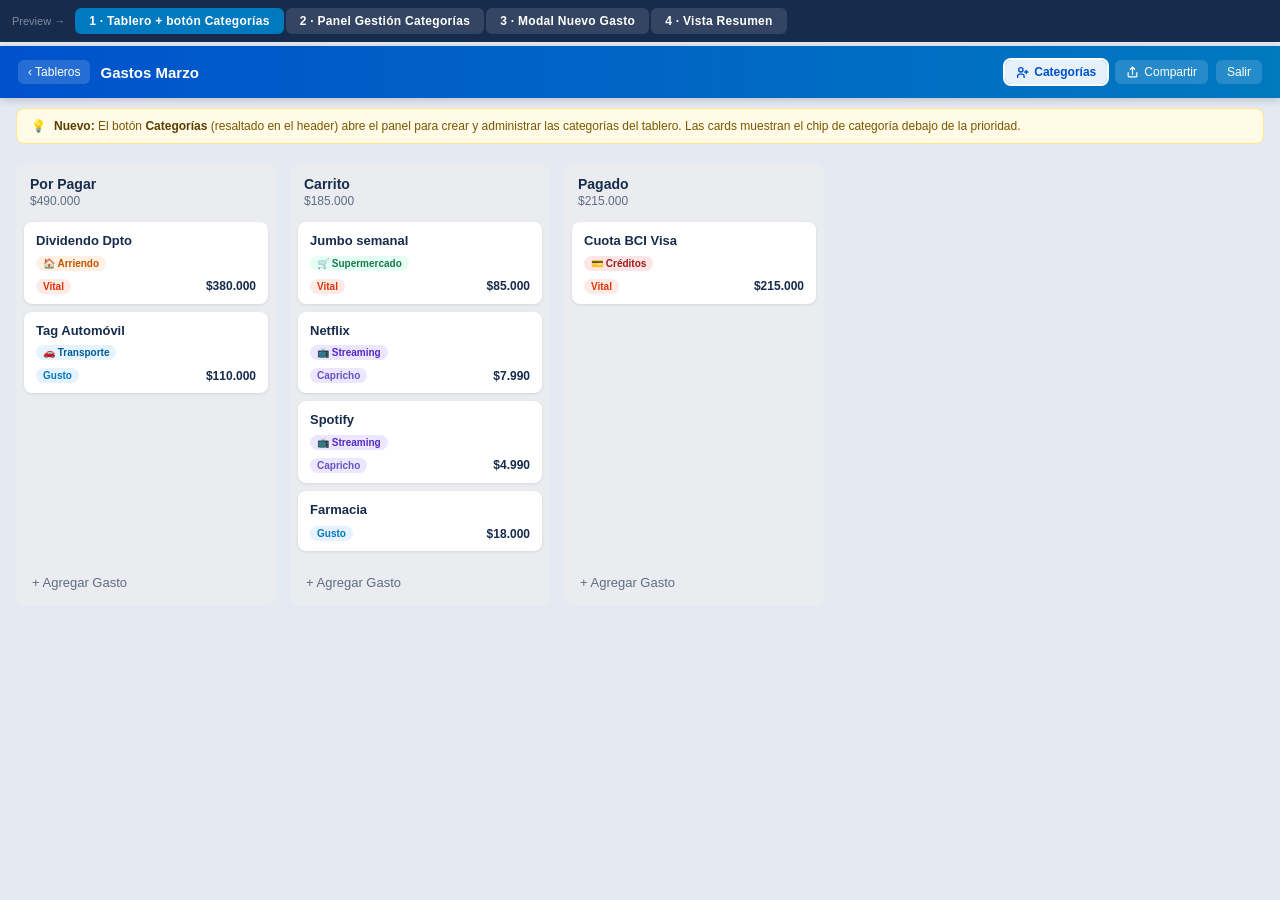
<file: preview-categorias.html>
<!DOCTYPE html>
<html lang="es">
<head>
<meta charset="UTF-8"/>
<meta name="viewport" content="width=device-width,initial-scale=1"/>
<title>Preview – Categorías por Tablero</title>
<style>
* { margin:0; padding:0; box-sizing:border-box; }
body { font-family:-apple-system,BlinkMacSystemFont,'Segoe UI',Roboto,sans-serif; background:#e4e9f2; color:#172b4d; min-height:100vh; }

/* ── NAV ESCENAS ── */
.scenes-nav {
  position:fixed; top:0; left:0; right:0; z-index:1000;
  background:#172b4d; display:flex; gap:2px; padding:8px 12px;
}
.scene-btn {
  padding:6px 14px; border-radius:6px; border:none; font-size:12px; font-weight:600;
  cursor:pointer; background:rgba(255,255,255,0.12); color:#fff; letter-spacing:.3px;
  transition:background .15s;
}
.scene-btn.active { background:#0079bf; }
.scene-btn:hover:not(.active) { background:rgba(255,255,255,0.2); }
.scenes-nav .label { color:rgba(255,255,255,0.45); font-size:11px; display:flex; align-items:center; margin-right:8px; white-space:nowrap; }

.scene { display:none; padding-top:46px; }
.scene.active { display:block; }

/* ── HEADER ── */
.header {
  background:linear-gradient(90deg,#0052cc,#0079bf);
  display:flex; align-items:center; justify-content:space-between;
  padding:0 18px; height:52px; box-shadow:0 2px 8px rgba(0,0,0,0.18);
}
.header-left { display:flex; align-items:center; gap:10px; }
.btn-back { background:rgba(255,255,255,0.15); border:none; color:#fff; border-radius:6px; padding:5px 10px; font-size:12px; cursor:pointer; display:flex; align-items:center; gap:4px; }
.header-board-name { color:#fff; font-weight:700; font-size:15px; }
.header-right { display:flex; align-items:center; gap:8px; }
.btn-header { background:rgba(255,255,255,0.15); border:none; color:#fff; border-radius:6px; padding:5px 11px; font-size:12px; cursor:pointer; display:flex; align-items:center; gap:5px; transition:background .15s; }
.btn-header:hover { background:rgba(255,255,255,0.28); }
.btn-header.highlighted { background:rgba(255,255,255,0.9); color:#0052cc; font-weight:700; box-shadow:0 0 0 2px #fff; }

/* ── BOARD LAYOUT ── */
.board-body { display:flex; gap:14px; padding:16px; overflow-x:auto; }
.column { background:#ebecf0; border-radius:10px; width:260px; flex-shrink:0; display:flex; flex-direction:column; max-height:calc(100vh - 140px); }
.column-header { padding:12px 14px 8px; }
.column-title { font-weight:700; font-size:14px; color:#172b4d; }
.column-total { font-size:12px; color:#5e6c84; margin-top:2px; }
.cards-list { padding:6px 8px; flex:1; overflow-y:auto; display:flex; flex-direction:column; gap:0; }
.card { background:#fff; border-radius:8px; padding:10px 12px 10px; margin-bottom:8px; box-shadow:0 1px 3px rgba(9,30,66,.1); }
.card-header { display:flex; justify-content:space-between; align-items:flex-start; }
.card-title { font-size:13px; font-weight:600; color:#172b4d; line-height:1.35; }
.card-footer { display:flex; align-items:center; justify-content:space-between; margin-top:8px; }
.priority-badge { font-size:10px; font-weight:700; padding:2px 7px; border-radius:10px; }
.vital { background:#ffebe6; color:#de350b; }
.gusto { background:#e6f2ff; color:#0079bf; }
.capricho { background:#ede6ff; color:#6554c0; }
.card-amount { font-size:12px; font-weight:700; color:#172b4d; }
.cat-chip { font-size:10px; font-weight:600; padding:2px 8px; border-radius:10px; margin-top:6px; display:inline-block; }
.add-card-btn { margin:4px 8px 10px; background:none; border:none; color:#5e6c84; font-size:13px; cursor:pointer; padding:6px 8px; border-radius:6px; text-align:left; transition:background .15s; }
.add-card-btn:hover { background:rgba(9,30,66,.06); color:#172b4d; }

/* ── PANEL CATEGORÍAS ── */
.panel-overlay { position:fixed; inset:0; background:rgba(9,30,66,.45); z-index:200; display:none; }
.panel-overlay.open { display:block; }
.cat-panel {
  position:fixed; top:0; right:0; bottom:0; width:320px; background:#fff;
  box-shadow:-4px 0 24px rgba(9,30,66,.2); z-index:201; display:flex; flex-direction:column;
  transform:translateX(100%); transition:transform .22s ease;
}
.cat-panel.open { transform:translateX(0); }
.cat-panel-header { padding:18px 20px 14px; border-bottom:1px solid #ebecf0; display:flex; align-items:center; justify-content:space-between; }
.cat-panel-header h3 { font-size:15px; font-weight:700; }
.cat-panel-header .sub { font-size:12px; color:#5e6c84; margin-top:2px; }
.btn-close-panel { background:none; border:none; font-size:20px; cursor:pointer; color:#5e6c84; line-height:1; padding:2px 6px; border-radius:4px; }
.btn-close-panel:hover { background:#ebecf0; }
.cat-list { flex:1; overflow-y:auto; padding:12px 16px; display:flex; flex-direction:column; gap:8px; }
.cat-item { display:flex; align-items:center; gap:10px; padding:10px 12px; background:#f4f5f7; border-radius:8px; }
.cat-dot { width:14px; height:14px; border-radius:50%; flex-shrink:0; }
.cat-item-name { flex:1; font-size:13px; font-weight:600; }
.cat-item-count { font-size:11px; color:#5e6c84; }
.cat-item-actions { display:flex; gap:4px; }
.btn-cat-action { background:none; border:none; font-size:13px; cursor:pointer; padding:3px 6px; border-radius:4px; color:#5e6c84; }
.btn-cat-action:hover { background:#dfe1e6; color:#172b4d; }
.cat-form { padding:14px 16px; border-top:1px solid #ebecf0; }
.cat-form label { font-size:12px; font-weight:600; color:#5e6c84; display:block; margin-bottom:5px; text-transform:uppercase; letter-spacing:.4px; }
.cat-form-row { display:flex; gap:8px; align-items:center; margin-bottom:10px; }
.cat-form input[type=text] { flex:1; padding:8px 10px; border:2px solid #dfe1e6; border-radius:6px; font-size:13px; color:#172b4d; outline:none; transition:border-color .15s; }
.cat-form input[type=text]:focus { border-color:#0079bf; }
.color-swatches { display:flex; gap:6px; flex-wrap:wrap; margin-bottom:12px; }
.swatch { width:22px; height:22px; border-radius:50%; cursor:pointer; border:2px solid transparent; transition:transform .1s; }
.swatch:hover { transform:scale(1.2); }
.swatch.selected { border-color:#172b4d; box-shadow:0 0 0 2px #fff inset; }
.btn-add-cat { width:100%; padding:9px; background:#0079bf; color:#fff; border:none; border-radius:7px; font-size:13px; font-weight:700; cursor:pointer; transition:background .15s; }
.btn-add-cat:hover { background:#0052cc; }

/* ── MODAL GASTO ── */
.modal-overlay { position:fixed; inset:0; background:rgba(9,30,66,.55); z-index:300; display:flex; align-items:center; justify-content:center; }
.modal { background:#fff; border-radius:12px; padding:28px 28px 24px; width:380px; box-shadow:0 8px 32px rgba(9,30,66,.22); }
.modal h2 { font-size:17px; font-weight:700; margin-bottom:20px; }
.form-group { margin-bottom:14px; }
.form-group label { font-size:12px; font-weight:600; color:#5e6c84; display:block; margin-bottom:5px; text-transform:uppercase; letter-spacing:.3px; }
.form-group input, .form-group select { width:100%; padding:9px 12px; border:2px solid #dfe1e6; border-radius:7px; font-size:14px; color:#172b4d; outline:none; background:#fff; transition:border-color .15s; }
.form-group input:focus, .form-group select:focus { border-color:#0079bf; }
.form-row { display:flex; gap:12px; }
.form-row .form-group { flex:1; }
.modal-actions { display:flex; gap:8px; margin-top:20px; }
.btn-add { flex:1; padding:10px; background:#0079bf; color:#fff; border:none; border-radius:7px; font-weight:700; font-size:14px; cursor:pointer; }
.btn-cancel { padding:10px 16px; background:#f4f5f7; color:#5e6c84; border:none; border-radius:7px; font-size:14px; cursor:pointer; font-weight:600; }
.cat-select-option { display:flex; align-items:center; gap:6px; }
select.with-dot { padding-left:10px; }
.new-cat-hint { font-size:11px; color:#0079bf; margin-top:4px; cursor:pointer; }
.new-cat-hint:hover { text-decoration:underline; }

/* ── RESUMEN ── */
.summary-wrap { padding:20px; max-width:960px; margin:0 auto; display:flex; flex-direction:column; gap:16px; }
.sum-card { background:#fff; border-radius:12px; padding:20px 22px; box-shadow:0 1px 4px rgba(9,30,66,.1); }
.sum-card-title { font-size:13px; font-weight:700; color:#5e6c84; text-transform:uppercase; letter-spacing:.5px; margin-bottom:16px; }

/* columnas */
.sum-cols { display:flex; gap:12px; }
.sum-col-card { flex:1; border-radius:8px; padding:12px 14px; }
.sum-col-name { font-size:11px; font-weight:700; text-transform:uppercase; letter-spacing:.4px; margin-bottom:4px; }
.sum-col-total { font-size:18px; font-weight:800; color:#172b4d; }
.sum-col-count { font-size:11px; color:#5e6c84; margin-top:2px; }

/* prioridad */
.pri-row { display:flex; align-items:center; gap:10px; margin-bottom:10px; }
.pri-dot { width:10px; height:10px; border-radius:50%; flex-shrink:0; }
.pri-label { font-size:12px; font-weight:600; width:68px; }
.pri-track { flex:1; height:8px; background:#ebecf0; border-radius:4px; overflow:hidden; }
.pri-fill { height:100%; border-radius:4px; transition:width .4s; }
.pri-val { font-size:12px; font-weight:700; width:34px; text-align:right; color:#5e6c84; }

/* ★ CATEGORÍAS en resumen ── nueva sección */
.cat-rows { display:flex; flex-direction:column; gap:10px; }
.cat-row { display:flex; align-items:center; gap:10px; }
.cat-row-dot { width:10px; height:10px; border-radius:50%; flex-shrink:0; }
.cat-row-name { font-size:13px; font-weight:600; width:130px; white-space:nowrap; overflow:hidden; text-overflow:ellipsis; }
.cat-row-track { flex:1; height:10px; background:#ebecf0; border-radius:5px; overflow:hidden; position:relative; }
.cat-row-fill { height:100%; border-radius:5px; transition:width .5s cubic-bezier(.4,0,.2,1); }
.cat-row-right { text-align:right; min-width:100px; }
.cat-row-pct { font-size:13px; font-weight:800; color:#172b4d; }
.cat-row-monto { font-size:11px; color:#5e6c84; }
.cat-none-row .cat-row-dot { background:#dfe1e6; }
.cat-none-row .cat-row-name { color:#5e6c84; font-style:italic; }

/* budget en resumen */
.budget-bar-wrap { cursor:default; }
.budget-bar-label-row { display:flex; justify-content:space-between; margin-bottom:6px; font-size:12px; color:#5e6c84; }
.budget-bar-track { height:10px; background:#ebecf0; border-radius:5px; overflow:hidden; margin-bottom:6px; }
.budget-bar-fill { height:100%; border-radius:5px; }
.budget-meta { display:flex; justify-content:space-between; font-size:12px; }
.budget-remaining { font-weight:700; }

/* ── TOOLTIPS / CALLOUTS ── */
.callout {
  background:#fffbe6; border:1.5px solid #ffe58f; border-radius:8px;
  padding:10px 14px; font-size:12px; color:#7a5700; display:flex; gap:8px; align-items:flex-start;
  margin-bottom:4px;
}
.callout b { color:#5a3e00; }

/* tag en card del tablero */
.card-cat-tag {
  display:inline-flex; align-items:center; gap:4px; font-size:10px; font-weight:700;
  padding:2px 7px; border-radius:10px; margin-top:6px;
}
</style>
</head>
<body>

<!-- NAV ESCENAS -->
<nav class="scenes-nav">
  <span class="label">Preview →</span>
  <button class="scene-btn active" onclick="show('s1',this)">1 · Tablero + botón Categorías</button>
  <button class="scene-btn" onclick="show('s2',this)">2 · Panel Gestión Categorías</button>
  <button class="scene-btn" onclick="show('s3',this)">3 · Modal Nuevo Gasto</button>
  <button class="scene-btn" onclick="show('s4',this)">4 · Vista Resumen</button>
</nav>

<!-- ══════════════════════════════════════════
     ESCENA 1 – Board con botón Categorías
══════════════════════════════════════════ -->
<div class="scene active" id="s1">
  <div class="header">
    <div class="header-left">
      <button class="btn-back">‹ Tableros</button>
      <span class="header-board-name">Gastos Marzo</span>
    </div>
    <div class="header-right">
      <!-- botón nuevo -->
      <button class="btn-header highlighted" onclick="show('s2',document.querySelectorAll('.scene-btn')[1])">
        <svg width="13" height="13" viewBox="0 0 24 24" fill="none" stroke="currentColor" stroke-width="2.5" stroke-linecap="round" stroke-linejoin="round"><circle cx="9" cy="7" r="4"/><path d="M3 21v-2a4 4 0 0 1 4-4h4a4 4 0 0 1 4 4v2"/><line x1="19" y1="8" x2="19" y2="14"/><line x1="22" y1="11" x2="16" y2="11"/></svg>
        Categorías
      </button>
      <button class="btn-header">
        <svg width="13" height="13" viewBox="0 0 24 24" fill="none" stroke="currentColor" stroke-width="2.2" stroke-linecap="round" stroke-linejoin="round"><path d="M4 12v7a1 1 0 0 0 1 1h14a1 1 0 0 0 1-1v-7"/><polyline points="16 6 12 2 8 6"/><line x1="12" y1="2" x2="12" y2="15"/></svg>
        Compartir
      </button>
      <button class="btn-header">Salir</button>
    </div>
  </div>

  <div style="padding:10px 16px 0;">
    <div class="callout">
      <span>💡</span>
      <span><b>Nuevo:</b> El botón <b>Categorías</b> (resaltado en el header) abre el panel para crear y administrar las categorías del tablero. Las cards muestran el chip de categoría debajo de la prioridad.</span>
    </div>
  </div>

  <div class="board-body">
    <!-- Col: Por Pagar -->
    <div class="column">
      <div class="column-header">
        <div class="column-title">Por Pagar</div>
        <div class="column-total">$490.000</div>
      </div>
      <div class="cards-list">
        <div class="card">
          <div class="card-header"><div class="card-title">Dividendo Dpto</div></div>
          <div class="card-cat-tag" style="background:#fff0e6;color:#bf5600;">🏠 Arriendo</div>
          <div class="card-footer">
            <span class="priority-badge vital">Vital</span>
            <span class="card-amount">$380.000</span>
          </div>
        </div>
        <div class="card">
          <div class="card-header"><div class="card-title">Tag Automóvil</div></div>
          <div class="card-cat-tag" style="background:#e6f4ff;color:#005b99;">🚗 Transporte</div>
          <div class="card-footer">
            <span class="priority-badge gusto">Gusto</span>
            <span class="card-amount">$110.000</span>
          </div>
        </div>
      </div>
      <button class="add-card-btn">+ Agregar Gasto</button>
    </div>

    <!-- Col: Carrito -->
    <div class="column">
      <div class="column-header">
        <div class="column-title">Carrito</div>
        <div class="column-total">$185.000</div>
      </div>
      <div class="cards-list">
        <div class="card">
          <div class="card-header"><div class="card-title">Jumbo semanal</div></div>
          <div class="card-cat-tag" style="background:#e6fff5;color:#1a7a4a;">🛒 Supermercado</div>
          <div class="card-footer">
            <span class="priority-badge vital">Vital</span>
            <span class="card-amount">$85.000</span>
          </div>
        </div>
        <div class="card">
          <div class="card-header"><div class="card-title">Netflix</div></div>
          <div class="card-cat-tag" style="background:#ede6ff;color:#5229c4;">📺 Streaming</div>
          <div class="card-footer">
            <span class="priority-badge capricho">Capricho</span>
            <span class="card-amount">$7.990</span>
          </div>
        </div>
        <div class="card">
          <div class="card-header"><div class="card-title">Spotify</div></div>
          <div class="card-cat-tag" style="background:#ede6ff;color:#5229c4;">📺 Streaming</div>
          <div class="card-footer">
            <span class="priority-badge capricho">Capricho</span>
            <span class="card-amount">$4.990</span>
          </div>
        </div>
        <div class="card">
          <div class="card-header"><div class="card-title">Farmacia</div></div>
          <div class="card-footer">
            <span class="priority-badge gusto">Gusto</span>
            <span class="card-amount">$18.000</span>
          </div>
        </div>
      </div>
      <button class="add-card-btn">+ Agregar Gasto</button>
    </div>

    <!-- Col: Pagado -->
    <div class="column">
      <div class="column-header">
        <div class="column-title">Pagado</div>
        <div class="column-total">$215.000</div>
      </div>
      <div class="cards-list">
        <div class="card">
          <div class="card-header"><div class="card-title">Cuota BCI Visa</div></div>
          <div class="card-cat-tag" style="background:#ffe6e6;color:#9e1c1c;">💳 Créditos</div>
          <div class="card-footer">
            <span class="priority-badge vital">Vital</span>
            <span class="card-amount">$215.000</span>
          </div>
        </div>
      </div>
      <button class="add-card-btn">+ Agregar Gasto</button>
    </div>
  </div>
</div>

<!-- ══════════════════════════════════════════
     ESCENA 2 – Panel Gestión Categorías
══════════════════════════════════════════ -->
<div class="scene" id="s2">
  <div class="header">
    <div class="header-left">
      <button class="btn-back">‹ Tableros</button>
      <span class="header-board-name">Gastos Marzo</span>
    </div>
    <div class="header-right">
      <button class="btn-header highlighted">
        <svg width="13" height="13" viewBox="0 0 24 24" fill="none" stroke="currentColor" stroke-width="2.5" stroke-linecap="round" stroke-linejoin="round"><circle cx="9" cy="7" r="4"/><path d="M3 21v-2a4 4 0 0 1 4-4h4a4 4 0 0 1 4 4v2"/><line x1="19" y1="8" x2="19" y2="14"/><line x1="22" y1="11" x2="16" y2="11"/></svg>
        Categorías
      </button>
      <button class="btn-header">Compartir</button>
      <button class="btn-header">Salir</button>
    </div>
  </div>

  <!-- Panel abierto simulado (inline para el preview) -->
  <div style="display:flex;height:calc(100vh - 98px);position:relative;">
    <!-- tablero atenuado al fondo -->
    <div style="flex:1;filter:brightness(.7);pointer-events:none;overflow:hidden;padding:14px;display:flex;gap:14px;">
      <div class="column" style="opacity:.6;width:240px;"></div>
      <div class="column" style="opacity:.6;width:240px;"></div>
      <div class="column" style="opacity:.6;width:240px;"></div>
    </div>

    <!-- Panel -->
    <div class="cat-panel open" style="position:relative;transform:none;box-shadow:-4px 0 24px rgba(9,30,66,.18);">
      <div class="cat-panel-header">
        <div>
          <h3>Categorías del Tablero</h3>
          <div class="sub">Gastos Marzo · 4 categorías</div>
        </div>
        <button class="btn-close-panel">✕</button>
      </div>

      <div class="cat-list">
        <div class="callout" style="margin-bottom:0;">
          <span>💡</span><span style="font-size:11px;">Las categorías son exclusivas de <b>este tablero</b>. Puedes renombrarlas o eliminarlas si no tienen gastos asociados.</span>
        </div>

        <div class="cat-item">
          <div class="cat-dot" style="background:#bf5600;"></div>
          <div class="cat-item-name">🏠 Arriendo</div>
          <div class="cat-item-count">1 gasto</div>
          <div class="cat-item-actions">
            <button class="btn-cat-action">✎</button>
            <button class="btn-cat-action" style="color:#dfe1e6;cursor:not-allowed;" title="Tiene gastos asociados">✕</button>
          </div>
        </div>
        <div class="cat-item">
          <div class="cat-dot" style="background:#005b99;"></div>
          <div class="cat-item-name">🚗 Transporte</div>
          <div class="cat-item-count">1 gasto</div>
          <div class="cat-item-actions">
            <button class="btn-cat-action">✎</button>
            <button class="btn-cat-action" style="color:#dfe1e6;cursor:not-allowed;" title="Tiene gastos asociados">✕</button>
          </div>
        </div>
        <div class="cat-item">
          <div class="cat-dot" style="background:#1a7a4a;"></div>
          <div class="cat-item-name">🛒 Supermercado</div>
          <div class="cat-item-count">1 gasto</div>
          <div class="cat-item-actions">
            <button class="btn-cat-action">✎</button>
            <button class="btn-cat-action" style="color:#dfe1e6;cursor:not-allowed;" title="Tiene gastos asociados">✕</button>
          </div>
        </div>
        <div class="cat-item">
          <div class="cat-dot" style="background:#5229c4;"></div>
          <div class="cat-item-name">📺 Streaming</div>
          <div class="cat-item-count">2 gastos</div>
          <div class="cat-item-actions">
            <button class="btn-cat-action">✎</button>
            <button class="btn-cat-action" style="color:#dfe1e6;cursor:not-allowed;" title="Tiene gastos asociados">✕</button>
          </div>
        </div>
        <div class="cat-item">
          <div class="cat-dot" style="background:#9e1c1c;"></div>
          <div class="cat-item-name">💳 Créditos</div>
          <div class="cat-item-count">1 gasto</div>
          <div class="cat-item-actions">
            <button class="btn-cat-action">✎</button>
            <button class="btn-cat-action" style="color:#dfe1e6;cursor:not-allowed;" title="Tiene gastos asociados">✕</button>
          </div>
        </div>
        <div class="cat-item" style="background:#fff3cd;border:1.5px dashed #ffe58f;">
          <div class="cat-dot" style="background:#ccc;"></div>
          <div class="cat-item-name" style="color:#7a5700;">Vacaciones (sin uso)</div>
          <div class="cat-item-count">0 gastos</div>
          <div class="cat-item-actions">
            <button class="btn-cat-action">✎</button>
            <button class="btn-cat-action" style="color:#de350b;">✕</button>
          </div>
        </div>
      </div>

      <!-- Formulario nueva categoría -->
      <div class="cat-form">
        <label>Nueva Categoría</label>
        <div class="cat-form-row">
          <input type="text" placeholder="Ej: Educación, Salud…" value=""/>
        </div>
        <label>Color</label>
        <div class="color-swatches">
          <div class="swatch selected" style="background:#de350b;"></div>
          <div class="swatch" style="background:#ff8b00;"></div>
          <div class="swatch" style="background:#36b37e;"></div>
          <div class="swatch" style="background:#0079bf;"></div>
          <div class="swatch" style="background:#6554c0;"></div>
          <div class="swatch" style="background:#00b8d9;"></div>
          <div class="swatch" style="background:#ff5630;"></div>
          <div class="swatch" style="background:#172b4d;"></div>
        </div>
        <button class="btn-add-cat">+ Agregar Categoría</button>
      </div>
    </div>
  </div>
</div>

<!-- ══════════════════════════════════════════
     ESCENA 3 – Modal Nuevo Gasto con Categoría
══════════════════════════════════════════ -->
<div class="scene" id="s3">
  <div class="header">
    <div class="header-left">
      <button class="btn-back">‹ Tableros</button>
      <span class="header-board-name">Gastos Marzo</span>
    </div>
    <div class="header-right">
      <button class="btn-header highlighted">Categorías</button>
      <button class="btn-header">Compartir</button>
      <button class="btn-header">Salir</button>
    </div>
  </div>

  <!-- Modal centrado -->
  <div style="display:flex;align-items:center;justify-content:center;height:calc(100vh - 98px);background:rgba(9,30,66,.45);">
    <div class="modal" style="position:relative;">
      <h2>Nuevo Gasto</h2>

      <div class="form-group">
        <label>Nombre del gasto</label>
        <input type="text" value="Netflix" />
      </div>

      <div class="form-row">
        <div class="form-group">
          <label>Monto (CLP)</label>
          <input type="number" value="7990" />
        </div>
        <div class="form-group">
          <label>Prioridad</label>
          <select>
            <option>Vital</option>
            <option>Gusto</option>
            <option selected>Capricho</option>
          </select>
        </div>
      </div>

      <!-- ★ Campo nuevo: Categoría -->
      <div class="form-group">
        <label>Categoría <span style="font-weight:400;color:#aaa;">(opcional)</span></label>
        <select>
          <option value="">— Sin categoría —</option>
          <option>🏠 Arriendo</option>
          <option>🚗 Transporte</option>
          <option>🛒 Supermercado</option>
          <option selected>📺 Streaming</option>
          <option>💳 Créditos</option>
        </select>
        <div class="new-cat-hint">+ Crear nueva categoría para este tablero</div>
      </div>

      <div class="modal-actions">
        <button class="btn-add">Agregar Gasto</button>
        <button class="btn-cancel">Cancelar</button>
      </div>

      <div class="callout" style="margin-top:16px;">
        <span>💡</span>
        <span>El campo <b>Categoría</b> es opcional. El acceso directo <b>"+ Crear nueva categoría"</b> abre el panel lateral sin cerrar este modal.</span>
      </div>
    </div>
  </div>
</div>

<!-- ══════════════════════════════════════════
     ESCENA 4 – Vista Resumen con Categorías
══════════════════════════════════════════ -->
<div class="scene" id="s4">
  <div class="header">
    <div class="header-left">
      <button class="btn-back">‹ Tableros</button>
      <span class="header-board-name">Gastos Marzo</span>
    </div>
    <div class="header-right">
      <button class="btn-header highlighted">Categorías</button>
      <button class="btn-header">Compartir</button>
      <button class="btn-header">Salir</button>
    </div>
  </div>

  <!-- Tab bar -->
  <div style="display:flex;background:#fff;border-bottom:2px solid #ebecf0;padding:0 16px;">
    <button style="padding:10px 18px;border:none;background:none;font-size:13px;font-weight:600;color:#5e6c84;cursor:pointer;">Tablero</button>
    <button style="padding:10px 18px;border:none;background:none;font-size:13px;font-weight:700;color:#0079bf;cursor:pointer;border-bottom:2px solid #0079bf;margin-bottom:-2px;">Resumen</button>
  </div>

  <div class="summary-wrap">

    <!-- Columnas -->
    <div class="sum-card">
      <div class="sum-card-title">Columnas</div>
      <div class="sum-cols">
        <div class="sum-col-card" style="background:#fff0e6;border-left:4px solid #ff8b00;">
          <div class="sum-col-name" style="color:#ff8b00;">Por Pagar</div>
          <div class="sum-col-total">$490.000</div>
          <div class="sum-col-count">2 gastos</div>
        </div>
        <div class="sum-col-card" style="background:#e6f4ff;border-left:4px solid #0079bf;">
          <div class="sum-col-name" style="color:#0079bf;">Carrito</div>
          <div class="sum-col-total">$185.000</div>
          <div class="sum-col-count">4 gastos</div>
        </div>
        <div class="sum-col-card" style="background:#e6fff5;border-left:4px solid #36b37e;">
          <div class="sum-col-name" style="color:#36b37e;">Pagado</div>
          <div class="sum-col-total">$215.000</div>
          <div class="sum-col-count">1 gasto</div>
        </div>
      </div>
    </div>

    <!-- ★ CATEGORÍAS – sección nueva -->
    <div class="sum-card">
      <div class="sum-card-title">Distribución Por Categoría</div>
      <div class="callout" style="margin-bottom:14px;">
        <span>📊</span>
        <span>Los porcentajes se calculan sobre el total de gastos del tablero (<b>$890.000</b>). La barra muestra el peso de cada categoría en el presupuesto.</span>
      </div>
      <div class="cat-rows" id="cat-rows">
        <!-- generado por JS abajo -->
      </div>
    </div>

    <!-- Prioridad -->
    <div class="sum-card">
      <div class="sum-card-title">Distribución Por Prioridad</div>
      <div class="pri-row">
        <div class="pri-dot" style="background:#de350b;"></div>
        <div class="pri-label" style="font-size:12px;font-weight:600;">Vital</div>
        <div class="pri-track"><div class="pri-fill" style="width:78%;background:#de350b;"></div></div>
        <div class="pri-val">78%</div>
      </div>
      <div class="pri-row">
        <div class="pri-dot" style="background:#0079bf;"></div>
        <div class="pri-label" style="font-size:12px;font-weight:600;">Gusto</div>
        <div class="pri-track"><div class="pri-fill" style="width:14%;background:#0079bf;"></div></div>
        <div class="pri-val">14%</div>
      </div>
      <div class="pri-row">
        <div class="pri-dot" style="background:#6554c0;"></div>
        <div class="pri-label" style="font-size:12px;font-weight:600;">Capricho</div>
        <div class="pri-track"><div class="pri-fill" style="width:8%;background:#6554c0;"></div></div>
        <div class="pri-val">8%</div>
      </div>
    </div>

    <!-- Presupuesto -->
    <div class="sum-card">
      <div class="sum-card-title">Presupuesto</div>
      <div class="budget-bar-wrap">
        <div class="budget-bar-label-row">
          <span>Presupuesto Total</span>
          <span>Gastado $400.000 / $1.000.000</span>
        </div>
        <div class="budget-bar-track">
          <div class="budget-bar-fill" style="width:60%;background:#36b37e;"></div>
        </div>
        <div class="budget-meta">
          <span class="budget-remaining" style="color:#36b37e;">$600.000 Disponible</span>
          <span style="font-size:11px;color:#aaa;">✎ Editar</span>
        </div>
      </div>
    </div>

  </div>
</div>

<script>
function show(id, btn) {
  document.querySelectorAll('.scene').forEach(s => s.classList.remove('active'));
  document.querySelectorAll('.scene-btn').forEach(b => b.classList.remove('active'));
  document.getElementById(id).classList.add('active');
  btn.classList.add('active');
}

// Generar filas de categorías animadas
const cats = [
  { name:'💳 Créditos',     color:'#9e1c1c', monto:215000 },
  { name:'🏠 Arriendo',     color:'#bf5600', monto:380000 },
  { name:'🛒 Supermercado', color:'#1a7a4a', monto:85000  },
  { name:'📺 Streaming',    color:'#5229c4', monto:12980  },
  { name:'🚗 Transporte',   color:'#005b99', monto:110000 },
  { name:'— Sin categoría', color:null,      monto:18000  },
];
const total = cats.reduce((s,c) => s + c.monto, 0);
const container = document.getElementById('cat-rows');
cats.sort((a,b) => b.monto - a.monto).forEach(c => {
  const pct = Math.round(c.monto / total * 100);
  const fmt = n => '$' + n.toLocaleString('es-CL');
  const row = document.createElement('div');
  row.className = 'cat-row' + (c.color ? '' : ' cat-none-row');
  row.innerHTML = `
    <div class="cat-row-dot" style="background:${c.color||'#ccc'};"></div>
    <div class="cat-row-name" style="${c.color?'':'color:#5e6c84;font-style:italic;'}">${c.name}</div>
    <div class="cat-row-track">
      <div class="cat-row-fill" style="width:0%;background:${c.color||'#ccc'};" data-pct="${pct}"></div>
    </div>
    <div class="cat-row-right">
      <div class="cat-row-pct">${pct}%</div>
      <div class="cat-row-monto">${fmt(c.monto)}</div>
    </div>`;
  container.appendChild(row);
});

// Animar barras cuando escena 4 se hace visible
function animateBars() {
  document.querySelectorAll('.cat-row-fill').forEach(el => {
    el.style.width = el.dataset.pct + '%';
  });
}
document.querySelectorAll('.scene-btn').forEach(btn => {
  btn.addEventListener('click', () => {
    if (btn.textContent.includes('Resumen')) setTimeout(animateBars, 80);
  });
});
</script>
</body>
</html>
</file>
